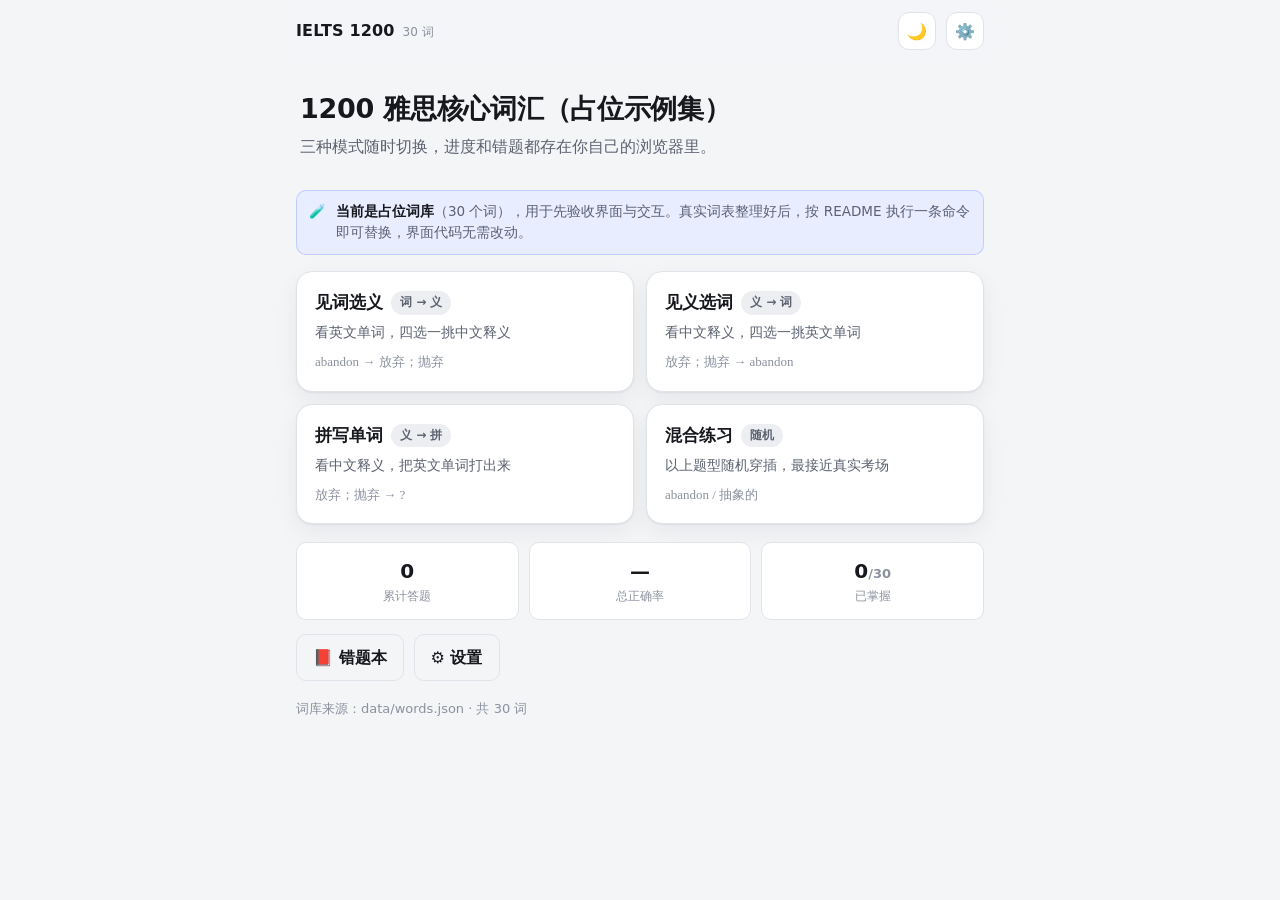
<file: index.html>
<!DOCTYPE html>
<html lang="zh-CN" data-theme="light">
<head>
<meta charset="utf-8">
<meta name="viewport" content="width=device-width, initial-scale=1, viewport-fit=cover">
<title>IELTS 1200 核心词汇 · 背诵</title>
<meta name="description" content="雅思 1200 核心词汇背诵：见词选义、见义选词、拼写三合一，纯前端、可离线、进度存本地。">
<meta name="theme-color" content="#f4f5f7">
<link rel="icon" href="data:image/svg+xml,<svg xmlns='http://www.w3.org/2000/svg' viewBox='0 0 100 100'><text y='.9em' font-size='90'>📖</text></svg>">
<link rel="stylesheet" href="css/style.css">
</head>
<body>

<header class="topbar" id="topbar">
  <div class="brand">
    <span>IELTS 1200</span>
    <small id="brand-sub">核心词汇</small>
  </div>
  <button class="iconbtn" id="btn-theme" type="button" title="切换深色 / 浅色" aria-label="切换深色或浅色主题">🌙</button>
  <button class="iconbtn" id="btn-settings" type="button" title="设置" aria-label="设置">⚙️</button>
</header>

<main class="wrap" id="app" aria-live="polite"></main>

<div class="toast" id="toast" role="status"></div>

<!-- 脚本按依赖顺序加载；使用传统 script 标签，确保 file:// 双击也能直接运行 -->
<script src="data/words.js"></script>
<script src="js/storage.js"></script>
<script src="js/data.js"></script>
<script src="js/quiz.js"></script>
<script src="js/app.js"></script>
</body>
</html>
</file>
<file: css/style.css>
/* ===========================================================
   IELTS 1200 核心词汇背诵 · 样式表
   1. 设计变量  2. 基础布局  3. 首页  4. 练习页  5. 结算/错题/设置
   6. 深色模式  7. 响应式
   =========================================================== */

/* ---------- 1. 设计变量 ---------- */
:root {
  --bg: #f4f5f7;
  --bg-elev: #ffffff;
  --bg-soft: #eceef2;
  --text: #16181d;
  --text-dim: #5c6270;
  --text-faint: #8b919e;
  --border: #e0e3e9;
  --accent: #2f5bff;
  --accent-soft: #e8edff;
  --accent-text: #ffffff;
  --good: #128a5a;
  --good-soft: #e2f5ec;
  --bad: #d13b3b;
  --bad-soft: #fdeaea;
  --warn: #a86b12;
  --radius: 16px;
  --radius-sm: 10px;
  --shadow: 0 1px 2px rgba(16, 20, 32, .06), 0 8px 24px rgba(16, 20, 32, .06);
  --font-en: "Iowan Old Style", "Palatino Linotype", Georgia, "Times New Roman", serif;
  --font-ui: system-ui, -apple-system, "Segoe UI", Roboto, "Helvetica Neue",
             "PingFang SC", "Hiragino Sans GB", "Microsoft YaHei", sans-serif;
}

/* ---------- 2. 基础布局 ---------- */
* { box-sizing: border-box; }

html, body { height: 100%; }

body {
  margin: 0;
  background: var(--bg);
  color: var(--text);
  font-family: var(--font-ui);
  font-size: 16px;
  line-height: 1.6;
  -webkit-font-smoothing: antialiased;
  -webkit-text-size-adjust: 100%;
}

.wrap {
  max-width: 720px;
  margin: 0 auto;
  padding: 20px 16px 96px;
}

/* 顶栏 */
.topbar {
  position: sticky;
  top: 0;
  z-index: 10;
  display: flex;
  align-items: center;
  gap: 10px;
  max-width: 720px;
  margin: 0 auto;
  padding: 12px 16px;
  background: color-mix(in srgb, var(--bg) 88%, transparent);
  backdrop-filter: saturate(160%) blur(10px);
  border-bottom: 1px solid transparent;
}
.topbar.is-stuck { border-bottom-color: var(--border); }

.topbar .brand {
  display: flex;
  align-items: baseline;
  gap: 8px;
  font-weight: 650;
  letter-spacing: .01em;
  margin-right: auto;
}
.topbar .brand small {
  font-weight: 500;
  color: var(--text-faint);
  font-size: 12px;
}

.iconbtn {
  appearance: none;
  border: 1px solid var(--border);
  background: var(--bg-elev);
  color: var(--text-dim);
  width: 38px;
  height: 38px;
  border-radius: 11px;
  font-size: 16px;
  cursor: pointer;
  display: inline-grid;
  place-items: center;
  transition: transform .12s ease, border-color .12s ease, color .12s ease;
}
.iconbtn:hover { color: var(--text); border-color: var(--text-faint); }
.iconbtn:active { transform: scale(.94); }

/* 卡片与通用件 */
.card {
  background: var(--bg-elev);
  border: 1px solid var(--border);
  border-radius: var(--radius);
  box-shadow: var(--shadow);
  padding: 20px;
}

h1, h2, h3 { line-height: 1.3; margin: 0 0 8px; }
h1 { font-size: 24px; letter-spacing: -.01em; }
h2 { font-size: 17px; }
p { margin: 0 0 10px; }
.muted { color: var(--text-dim); }
.faint { color: var(--text-faint); font-size: 13px; }
.center { text-align: center; }
.spacer { height: 14px; }

.btn {
  appearance: none;
  font: inherit;
  font-weight: 600;
  cursor: pointer;
  border-radius: var(--radius-sm);
  border: 1px solid var(--border);
  background: var(--bg-elev);
  color: var(--text);
  padding: 10px 16px;
  transition: transform .12s ease, background .12s ease, border-color .12s ease;
}
.btn:hover { border-color: var(--text-faint); }
.btn:active { transform: scale(.98); }
.btn.primary {
  background: var(--accent);
  border-color: var(--accent);
  color: var(--accent-text);
}
.btn.primary:hover { filter: brightness(1.06); }
.btn.ghost { background: transparent; }
.btn.wide { width: 100%; }
.btn[disabled] { opacity: .5; cursor: not-allowed; }

.pill {
  display: inline-block;
  font-size: 12px;
  font-weight: 600;
  padding: 2px 9px;
  border-radius: 999px;
  background: var(--bg-soft);
  color: var(--text-dim);
}
.pill.good { background: var(--good-soft); color: var(--good); }
.pill.bad  { background: var(--bad-soft);  color: var(--bad); }

.banner {
  display: flex;
  gap: 10px;
  align-items: flex-start;
  font-size: 13.5px;
  color: var(--text-dim);
  background: var(--accent-soft);
  border: 1px solid color-mix(in srgb, var(--accent) 22%, transparent);
  border-radius: var(--radius-sm);
  padding: 10px 12px;
  margin-bottom: 16px;
}
.banner b { color: var(--text); }

/* ---------- 3. 首页 ---------- */
.hero { padding: 8px 4px 20px; }
.hero h1 { font-size: 27px; }
.hero p { color: var(--text-dim); }

.mode-grid {
  display: grid;
  gap: 12px;
  grid-template-columns: 1fr 1fr;
}
@media (max-width: 560px) { .mode-grid { grid-template-columns: 1fr; } }

.mode-card {
  text-align: left;
  cursor: pointer;
  font: inherit;
  color: inherit;
  background: var(--bg-elev);
  border: 1px solid var(--border);
  border-radius: var(--radius);
  box-shadow: var(--shadow);
  padding: 18px;
  display: flex;
  flex-direction: column;
  gap: 6px;
  transition: transform .14s ease, border-color .14s ease;
}
.mode-card:hover { transform: translateY(-2px); border-color: var(--accent); }
.mode-card:active { transform: translateY(0); }
.mode-card .mc-top {
  display: flex;
  align-items: center;
  justify-content: space-between;
  gap: 8px;
}
.mode-card .mc-title { font-weight: 700; font-size: 16.5px; }
.mode-card .mc-desc { color: var(--text-dim); font-size: 13.5px; }
.mode-card .mc-sample {
  font-family: var(--font-en);
  font-size: 13px;
  color: var(--text-faint);
  margin-top: 2px;
}

.stats-row {
  display: grid;
  grid-template-columns: repeat(3, 1fr);
  gap: 10px;
  margin-top: 4px;
}
.stat {
  background: var(--bg-elev);
  border: 1px solid var(--border);
  border-radius: var(--radius-sm);
  padding: 12px;
  text-align: center;
}
.stat .num { font-size: 20px; font-weight: 700; font-variant-numeric: tabular-nums; }
.stat .lbl { font-size: 12px; color: var(--text-faint); }

.home-actions {
  display: flex;
  gap: 10px;
  flex-wrap: wrap;
  margin-top: 14px;
}

/* ---------- 4. 练习页 ---------- */
.practice-head {
  display: flex;
  align-items: center;
  gap: 12px;
  margin-bottom: 12px;
}
.progress {
  flex: 1;
  height: 6px;
  background: var(--bg-soft);
  border-radius: 999px;
  overflow: hidden;
}
.progress > i {
  display: block;
  height: 100%;
  width: 0;
  background: var(--accent);
  border-radius: 999px;
  transition: width .25s ease;
}
.qmeta { font-size: 13px; color: var(--text-faint); font-variant-numeric: tabular-nums; }

.dots { display: flex; gap: 5px; flex-wrap: wrap; margin: 10px 0 2px; }
.dots i {
  width: 8px; height: 8px; border-radius: 50%;
  background: var(--bg-soft);
}
.dots i.done { background: var(--good); }
.dots i.wrong { background: var(--bad); }
.dots i.now { box-shadow: 0 0 0 3px var(--accent-soft); background: var(--accent); }

.qcard { margin-top: 12px; }
.qtype { font-size: 12.5px; font-weight: 700; letter-spacing: .06em; text-transform: uppercase; color: var(--accent); }
.qprompt-label { font-size: 13px; color: var(--text-faint); margin-top: 12px; }
.qprompt {
  font-size: 30px;
  line-height: 1.35;
  font-weight: 600;
  margin: 2px 0 2px;
  word-break: break-word;
}
.qprompt.en { font-family: var(--font-en); letter-spacing: .005em; }
.qprompt.zh { font-size: 25px; }

.phon { display: flex; align-items: center; gap: 8px; color: var(--text-dim); font-size: 14px; }
.speak {
  border: none; background: transparent; cursor: pointer;
  color: var(--accent); font-size: 15px; padding: 2px 4px; border-radius: 6px;
}
.speak:hover { background: var(--accent-soft); }

.options { display: grid; gap: 10px; margin-top: 16px; }
.option {
  appearance: none;
  font: inherit;
  font-size: 16px;
  text-align: left;
  cursor: pointer;
  display: flex;
  align-items: center;
  gap: 12px;
  background: var(--bg-elev);
  border: 1.5px solid var(--border);
  border-radius: var(--radius-sm);
  padding: 13px 14px;
  color: var(--text);
  transition: border-color .12s ease, background .12s ease, transform .12s ease;
}
.option:hover:not(:disabled) { border-color: var(--accent); }
.option:active:not(:disabled) { transform: scale(.995); }
.option .key {
  flex: none;
  width: 26px; height: 26px;
  display: grid; place-items: center;
  border-radius: 8px;
  background: var(--bg-soft);
  color: var(--text-dim);
  font-size: 13px; font-weight: 700;
}
.option .val { flex: 1; }
.option .val.en { font-family: var(--font-en); font-size: 17.5px; }
.option .mark { font-size: 15px; opacity: 0; }
.option.correct {
  border-color: var(--good);
  background: var(--good-soft);
}
.option.correct .mark { opacity: 1; color: var(--good); }
.option.wrong {
  border-color: var(--bad);
  background: var(--bad-soft);
}
.option.wrong .mark { opacity: 1; color: var(--bad); }
.option:disabled { cursor: default; }

/* 拼写输入 */
.spell-row { display: flex; gap: 10px; margin-top: 16px; }
.spell-input {
  flex: 1;
  font: inherit;
  font-family: var(--font-en);
  font-size: 22px;
  letter-spacing: .06em;
  padding: 12px 14px;
  border-radius: var(--radius-sm);
  border: 1.5px solid var(--border);
  background: var(--bg-elev);
  color: var(--text);
  outline: none;
}
.spell-input:focus { border-color: var(--accent); }
.spell-input.correct { border-color: var(--good); background: var(--good-soft); }
.spell-input.wrong { border-color: var(--bad); background: var(--bad-soft); }
.hint-btn { flex: none; }
.hints {
  display: flex;
  gap: 6px;
  flex-wrap: wrap;
  margin-top: 12px;
  font-family: var(--font-en);
  font-size: 19px;
  letter-spacing: .18em;
  color: var(--text-dim);
}
.hints span { min-width: 10px; text-align: center; }

/* 反馈 */
.feedback {
  margin-top: 16px;
  border-radius: var(--radius-sm);
  border: 1px solid var(--border);
  background: var(--bg-soft);
  padding: 14px;
  font-size: 14.5px;
}
.feedback.good { border-color: color-mix(in srgb, var(--good) 35%, transparent); background: var(--good-soft); }
.feedback.bad  { border-color: color-mix(in srgb, var(--bad) 35%, transparent);  background: var(--bad-soft); }
.feedback .fb-title { font-weight: 700; display: flex; align-items: center; gap: 8px; margin-bottom: 6px; }
.feedback .fb-row { margin-top: 6px; }
.feedback .fb-word { font-family: var(--font-en); font-size: 18px; font-weight: 600; }
.feedback .fb-ex { font-family: var(--font-en); color: var(--text-dim); }
.feedback .fb-ex b { color: var(--accent); font-weight: 700; }
.feedback .fb-cn { color: var(--text-dim); }

.practice-foot {
  display: flex;
  gap: 10px;
  justify-content: space-between;
  align-items: center;
  margin-top: 18px;
}
.kbd-hint { font-size: 12.5px; color: var(--text-faint); }
@media (max-width: 560px) { .kbd-hint { display: none; } }

/* ---------- 5. 结算 / 错题 / 设置 ---------- */
.score-hero { text-align: center; padding: 8px 0 4px; }
.score-hero .big {
  font-size: 46px;
  font-weight: 800;
  font-variant-numeric: tabular-nums;
  letter-spacing: -.02em;
  line-height: 1.1;
}
.score-hero .sub { color: var(--text-dim); }

.review-list { display: grid; gap: 8px; margin-top: 12px; }
.review-item {
  display: flex;
  gap: 12px;
  align-items: baseline;
  justify-content: space-between;
  padding: 10px 12px;
  border: 1px solid var(--border);
  border-radius: var(--radius-sm);
  background: var(--bg-elev);
}
.review-item .ri-main { min-width: 0; }
.review-item .ri-word { font-family: var(--font-en); font-weight: 600; font-size: 17px; }
.review-item .ri-cn { color: var(--text-dim); font-size: 14px; }
.review-item .ri-x { color: var(--bad); font-size: 13px; white-space: nowrap; }

.setting-row {
  display: flex;
  align-items: center;
  justify-content: space-between;
  gap: 14px;
  padding: 12px 0;
  border-bottom: 1px solid var(--border);
}
.setting-row:last-child { border-bottom: none; }
.setting-row .sr-label { font-weight: 600; font-size: 15px; }
.setting-row .sr-note { color: var(--text-faint); font-size: 12.5px; }
select, input[type="number"] {
  font: inherit;
  padding: 8px 10px;
  border-radius: var(--radius-sm);
  border: 1px solid var(--border);
  background: var(--bg-elev);
  color: var(--text);
}
.switch { display: inline-flex; align-items: center; gap: 8px; font-size: 14px; }
.switch input { width: 18px; height: 18px; accent-color: var(--accent); }

.toast {
  position: fixed;
  left: 50%;
  bottom: 28px;
  transform: translate(-50%, 20px);
  background: var(--text);
  color: var(--bg-elev);
  font-size: 14px;
  padding: 10px 16px;
  border-radius: 999px;
  opacity: 0;
  pointer-events: none;
  transition: opacity .2s ease, transform .2s ease;
  z-index: 50;
}
.toast.show { opacity: .95; transform: translate(-50%, 0); }

/* ---------- 6. 深色模式 ---------- */
[data-theme="dark"] {
  --bg: #0f1115;
  --bg-elev: #171a21;
  --bg-soft: #21252e;
  --text: #eef1f6;
  --text-dim: #a4abb9;
  --text-faint: #7d8494;
  --border: #2a2f3a;
  --accent: #6c8cff;
  --accent-soft: #1d2540;
  --accent-text: #0c1020;
  --good: #3ecf8e;
  --good-soft: #12291f;
  --bad: #ff7b7b;
  --bad-soft: #2c1618;
  --shadow: 0 1px 2px rgba(0, 0, 0, .4), 0 10px 28px rgba(0, 0, 0, .35);
}
[data-theme="dark"] body { background: var(--bg); }

/* ---------- 7. 响应式与可访问性 ---------- */
@media (max-width: 560px) {
  .qprompt { font-size: 26px; }
  .qprompt.zh { font-size: 22px; }
  .wrap { padding: 14px 12px 90px; }
  .card { padding: 16px; }
}

:focus-visible {
  outline: 2px solid var(--accent);
  outline-offset: 2px;
}

@media (prefers-reduced-motion: reduce) {
  * { transition: none !important; animation: none !important; }
}
</file>
